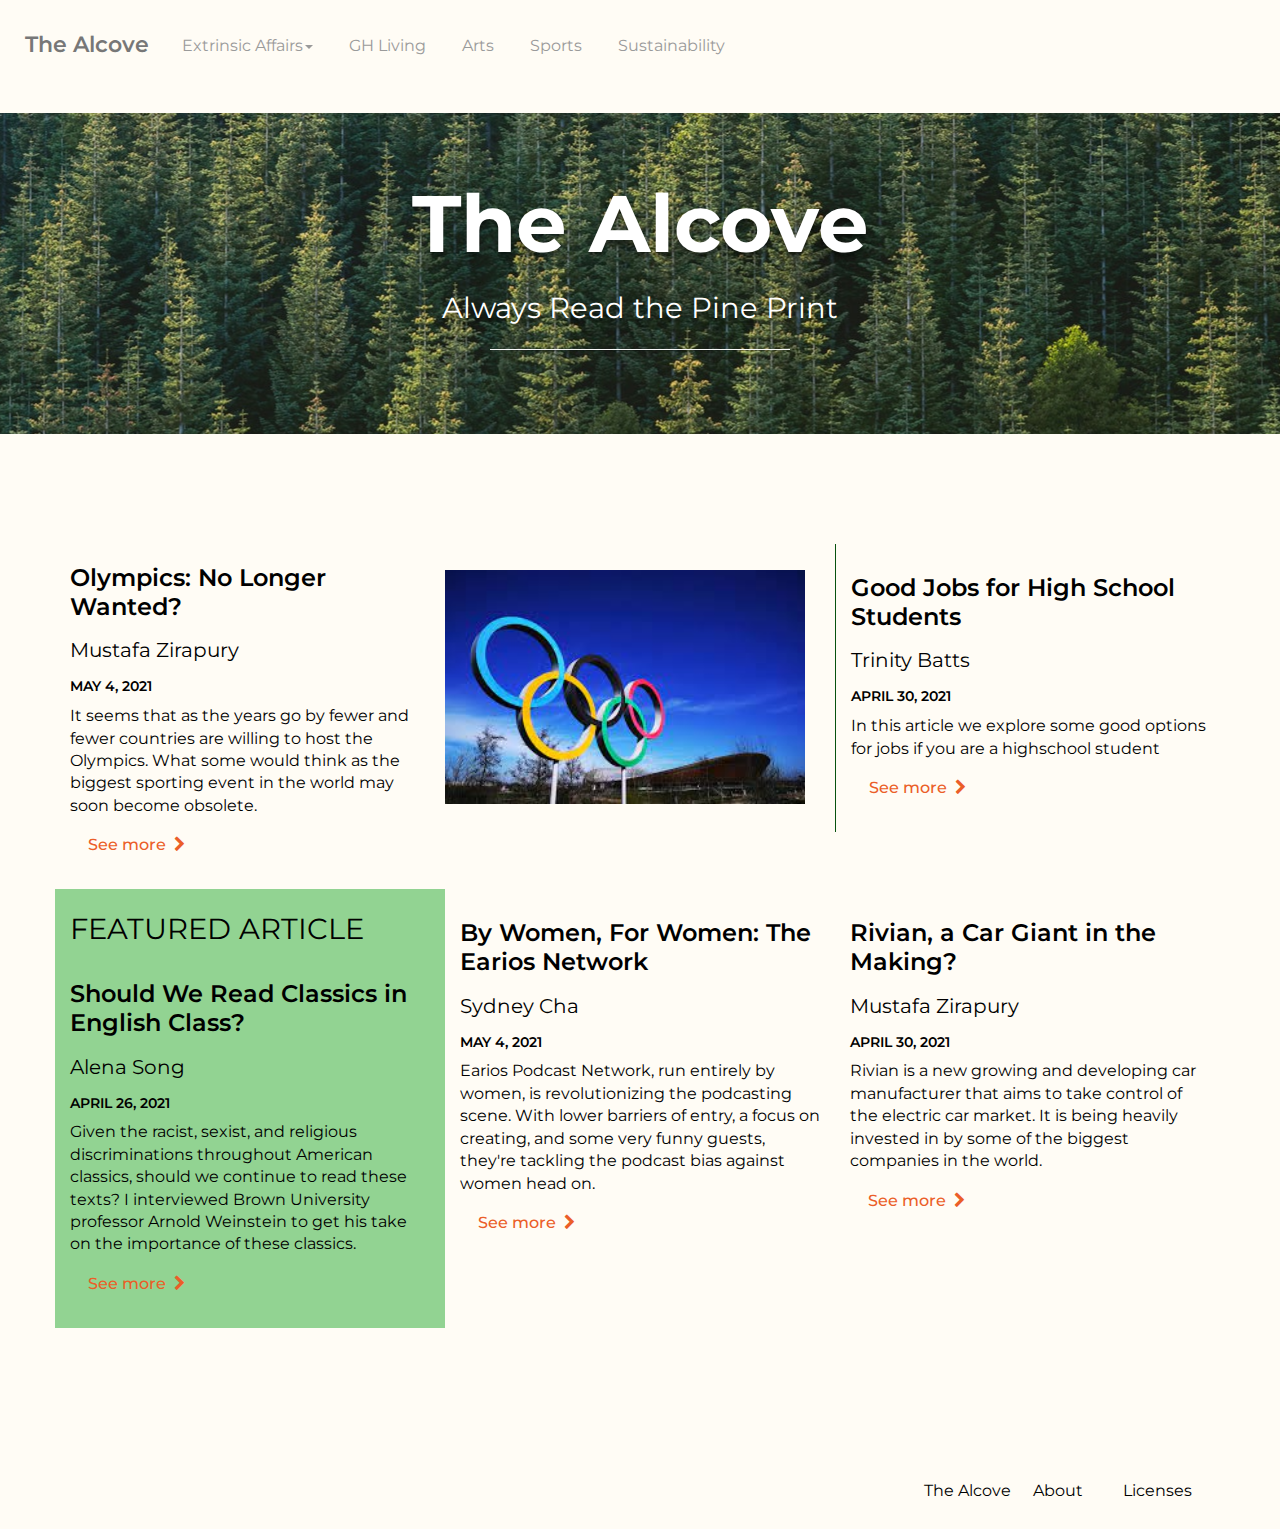
<file: index.html>
<!doctype html>
<html>
<head>
	<meta charset="utf-8" />
	<link rel="icon" type="image/png" href="images/pinetree.ico"> 
	<meta http-equiv="X-UA-Compatible" content="IE=edge,chrome=1" />
	<meta name="viewport" content="width=device-width, initial-scale=1, maximum-scale=1">
	
	<title>The Alcove</title>

	<meta content='width=device-width, initial-scale=1.0, maximum-scale=1.0, user-scalable=0' name='viewport' />
    <meta name="viewport" content="width=device-width, initial-scale=1">
    
    <link href="bootstrap3/css/bootstrap.css" rel="stylesheet" />
    <link href="css/ct-paper.css" rel="stylesheet"/>
        
    <!--     Fonts and icons     -->
    <link href="http://maxcdn.bootstrapcdn.com/font-awesome/4.2.0/css/font-awesome.min.css" rel="stylesheet">
    <link href='http://fonts.googleapis.com/css?family=Montserrat' rel='stylesheet' type='text/css'>
    <link href='http://fonts.googleapis.com/css?family=Open+Sans:400,300' rel='stylesheet' type='text/css'>
	<link rel="stylesheet" type="text/css" href="css/TheTreePress.css">
	
	<!-- Global site tag (gtag.js) - Google Analytics -->
	<script async src="https://www.googletagmanager.com/gtag/js?id=UA-127067982-1"></script>
	<script>
	window.dataLayer = window.dataLayer || [];
	function gtag(){dataLayer.push(arguments);}
	gtag('js', new Date());

	gtag('config', 'UA-127067982-1');
	</script>
	
</head>
<body>
<!--navbar-->
   <div id="navbar">
        <nav class="navbar navbar-default" role="navigation">
        	<div class="container-fluid">
				<div class="navbar-header">
					<a class="navbar-brand" href="index.html">The Alcove</a>
					<button type="button" class="navbar-toggle collapsed" data-toggle="collapse" data-target="#bs-example-navbar-collapse-1" aria-expanded="false">
						<span class="sr-only">Toggle navigation</span>
						<span class="icon-bar"></span>
						<span class="icon-bar"></span>
						<span class="icon-bar"></span>
					</button>
				</div>
				<div class="collapse navbar-collapse" id="bs-example-navbar-collapse-1">
					<ul class="nav navbar-nav">
						<li class="dropdown">
							<a href="#" class="dropdown-toggle" data-toggle="dropdown" role="button" aria-haspopup="true" aria-expanded="false">Extrinsic Affairs<b class="caret"></b></a>
							<ul class="dropdown-menu">
								<li><a href="AnnArborPage.html">A<sup>2</sup></a></li>
								<li><a href="USNewsPage.html">US</a></li>
								<li><a href="GlobalNewsPage.html">Global</a></li>
							</ul>
						</li>
						<li><a href="GHLivingPage.html">GH Living</a></li>
						<li><a href="ArtsPage.html">Arts</a></li>
						<li><a href="SportsPage.html">Sports</a></li>
						<li><a href="SustainabilityPage.html">Sustainability</a></li>
					</ul>		
				</div>
            </div>
        </nav>
	</div>
<!--end of navbar-->

<div class="wrapper">
	<div class="container" id="title"> 
		<div class="row">
			<div class="col-lg-12">
				<div id="content">
					<h1>The Alcove</h1>
					<h3>Always Read the Pine Print</h3>
					<hr>
				</div>
			</div>
		</div>
	</div>
	<div class="container">
		<div class="row" id="articles">
			<div class="col-md-4 column">
				<h4>Olympics: No Longer Wanted?</h4>
				<h5>Mustafa Zirapury</h5>
				<h6>May 4, 2021</h6>
				<p>It seems that as the years go by fewer and fewer countries are willing to host the Olympics. What some would think as the biggest sporting event in the world may soon become obsolete.</p>
				<a class="btn btn-danger btn-simple" href="https://spark.adobe.com/page/PLplpA4rXwlD0/" target="_blank">See more <i class="fa fa-chevron-right"></i></a>
			</div>
			<div class="col-md-4 coumn">
				<img class="picture" src="images/olympics.jpg">
			</div>
			<div class="col-md-4 column leftTag">
				<h4>Good Jobs for High School Students</h4>
				<h5>Trinity Batts</h5>
				<h6>April 30, 2021</h6>
				<p>In this article we explore some good options for jobs if you are a highschool student</p>
				<a class="btn btn-danger btn-simple" href="https://spark.adobe.com/page/UnMSHa0lWOPdc/" target="_blank">See more <i class="fa fa-chevron-right"></i></a>
			</div>
		</div>
		<div class="row" id="articles">
			
			<div class="col-md-4 column" style="background-color: #92d392">
				<h3>FEATURED ARTICLE</h3>
				<h4>Should We Read Classics in English Class?</h4>
				<h5>Alena Song</h5>
				<h6>April 26, 2021</h6>
				<p>Given the racist, sexist, and religious discriminations throughout American classics, should we continue to read these texts? I interviewed Brown University professor Arnold Weinstein to get his take on the importance of these classics.</p>
				<a class="btn btn-danger btn-simple" href="https://spark.adobe.com/page/VyJN94C4icxlG/" target="_blank">See more <i class="fa fa-chevron-right"></i></a>
			</div>
			<div class="col-md-4 column">
				<h4>By Women, For Women: The Earios Network</h4>
				<h5>Sydney Cha</h5>
				<h6>May 4, 2021</h6>
				<p>Earios Podcast Network, run entirely by women, is revolutionizing the podcasting scene. With lower barriers of entry, a focus on creating, and some very funny guests, they're tackling the podcast bias against women head on. </p>
				<a class="btn btn-danger btn-simple" href="https://spark.adobe.com/page/J2vKOefm7CAGR/" target="_blank">See more <i class="fa fa-chevron-right"></i></a>
			</div>	

                        <div class="col-md-4 column">
				<h4>Rivian, a Car Giant in the Making?</h4>
				<h5>Mustafa Zirapury</h5>
				<h6>April 30, 2021</h6>
				<p>Rivian is a new growing and developing car manufacturer that aims to take control of the electric car market. It is being heavily invested in by some of the biggest companies in the world.</p>
				<a class="btn btn-danger btn-simple" href="https://spark.adobe.com/page/7jdPRZwywGbsf/" target="_blank">See more <i class="fa fa-chevron-right"></i></a>
			</div>
				<!--
			<div class="col-md-4 column leftTag">
				<h4>Sixth Article</h4>
				<h5>Author</h5>
				<p>Lorem ipsum dolor sit amet, consectetur adipiscing elit, sed do eiusmod tempor incididunt ut labore et dolore magna aliqua. Ut enim ad minim veniam, quis nostrud exercitation ullamco laboris nisi ut aliquip ex ea commodo consequat.</p>
				<a class="btn btn-danger btn-simple" href="#">See more <i class="fa fa-chevron-right"></i></a>
			</div>
		-->
		</div>
	</div>
</div>

</div>
<footer class="footer section-transparant" id="footer">
	<div class="container">
			<nav class="pull-right">
					<ul>
							<li>
								<a href="index.html">The Alcove</a>
							</li>
							<li>
								<a href="#">About</a>
							</li>
							<!--<li>
								<a href="put link here">Quarantine Bi-weekly</a>
							</li> -->
							<li>
								<a href="https://desandro.mit-license.org/">Licenses</a>
							</li>
					</ul>
			</nav>
			<!--
			<div class="copyright pull-right">
					2017 Lawrence Bitzer
			</div>
			-->
	</div>
</footer>
<!-- Modal Bodies come here -->

<!--   end modal -->
</body>

	
    <script src="js/jquery-1.10.2.js" type="text/javascript"></script>
	<script src="js/jquery-ui-1.10.4.custom.min.js" type="text/javascript"></script>
	<script src="bootstrap3/js/bootstrap.js" type="text/javascript"></script>
	<script src="js/ct-paper.js"></script> 
 
	<!--
	<script src="js/ct-paper-checkbox.js"></script>
	<script src="js/ct-paper-radio.js"></script>
	<script src="js/bootstrap-select.js"></script>
	<script src="js/bootstrap-datepicker.js"></script>
	<script type="text/javascript" src="https://maps.googleapis.com/maps/api/js?v=3.exp"></script>
	-->  

</html>
</file>
<file: css/TheTreePress.css>
body {
    background-color: #FFFCF5;
    /*background-image: url(https://images.unsplash.com/photo-1475359524104-d101d02a042b?auto=format&fit=crop&w=1757&q=80&ixid=dW5zcGxhc2guY29tOzs7Ozs%3D); */
    background-size: cover;
    background-position: center;
    background-repeat: no-repeat;
    background-attachment: fixed;
    font-family: lato;
    color: black;
}
#content {
    text-align: center;
    padding-top: 3%;
    padding-bottom: 5%;
    text-shadow: 0px 4px 3px rgba(0,0,0,.4),
                 0px 8px 13px rgba(0,0,0,.1),
                 0px 18px 23px rgba(0,0,0,.1)
}
.picture {
    margin-top: 10%;
    margin-left: -15px;
    width: 100%;
    height: 50%;
}
.leftTag {
    border-left: 1px solid #08520f;
    top: 10px;
    bottom: 10px;
}
.rightTag {
    border-right: 1px solid #08520f;
    top: 10px;
    bottom: 10px;
}
.rightTag::after {
    content: '';
    display: block;
    position: absolute;
    width: 50%;
    left: 25%;
    padding-top: 25px;
    border-bottom: 1px solid #08520f;
}
.single-rule {
    width: 200px;
    position: relative;
    right: 400px;
    border-top: 1px solid #08520f;
}
#title {
    background-image: url('../images/tree-background.jpeg'); /*background-size: cover;*/
    background-position: center;
    background-repeat: no-repeat;
    background-attachment: fixed;
    color: white;
    width: 100%;
    margin-bottom: 100px;
}
@media screen 
    and (max-width : 375px) 
    and (max-height : 812px) 
    and (-webkit-device-pixel-ratio : 3) { 
        #title {
            background-color: #08520f;
            margin-bottom: 0px;
        }
    }
@media only screen 
    and (device-width : 414px) 
    and (device-height : 736px) 
    and (-webkit-device-pixel-ratio : 3) { 
    #title {
        background-color: #08520f;
        margin-bottom: 0px;
    }        
    }
@media only screen 
    and (device-width : 375px) 
    and (device-height : 667px) 
    and (-webkit-device-pixel-ratio : 2) { 
    #title {
        background-color: #08520f;
        margin-bottom: 0px;
    }
    }
div {
    display: block;
}
h1 {
    font-weight: 700;
    font-size: 5em;
}
hr {
    width: 300px;
    border-top: 1px solid #f8f8f8;
    border-bottom: 1px solid rgba(0,0,0,.2);
    
    /* margin-bottom: 315px; */
}
h2 {
    text-align: center;
}
img {
    height: 120px;
    width: 325px;
}
.column {
    padding-bottom: 25px;
}
.vrl {
    border-left: 1px solid #f8f8f8;
    border-right: 1px solid rgba(0,0,0,.2);
    height: 200px;
    width: 1px;
}
/* Footnote Stuff */
#footer {
    color: white;
    margin-top: 10%;
}
.footer{
    background-attachment: fixed;
    position: relative;
    line-height: 20px;
}
.footer nav > ul {
  list-style: none;
  margin: 0;
  padding: 0;
  font-weight: normal;
}
.footer nav > ul > li{
    display: inline-block;
    padding: 10px 15px;
    margin: 15px 3px;
    line-height: 20px;
    text-align: center;
}
.footer nav > ul > li:first-child{
    margin: 0;
    padding: 0;
}
.footer nav > ul a:not(.btn) {
  color: black;
  display: block;
  margin-bottom: 3px;
}
.footer nav > ul a:not(.btn):hover, .footer nav > ul a:not(.btn):focus {
  color: #E3E3E3;
}
.footer .copyright {
  color: black;
  padding: 10px 15px;
  font-size: 14px;
  margin: 15px 3px;
  line-height: 20px;
  text-align: center;
}
/*869 px height will probably work/
</file>
